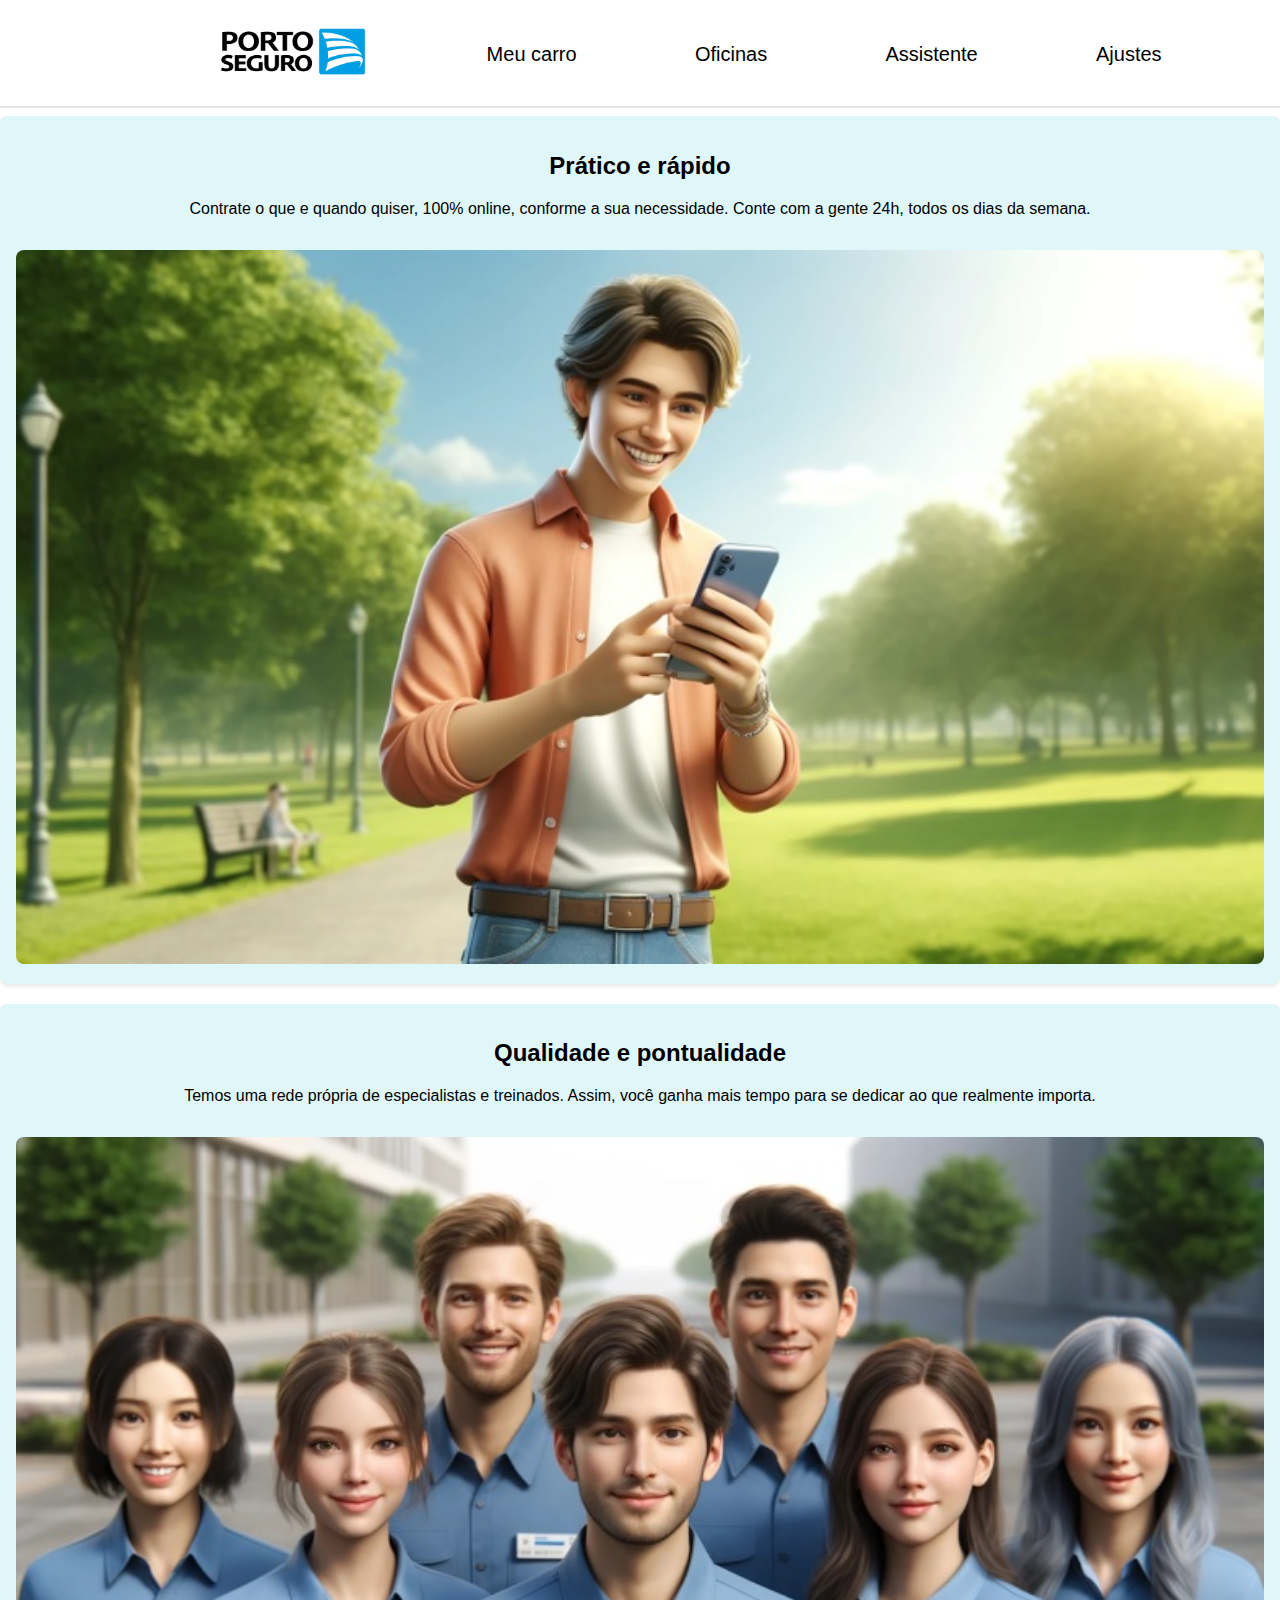
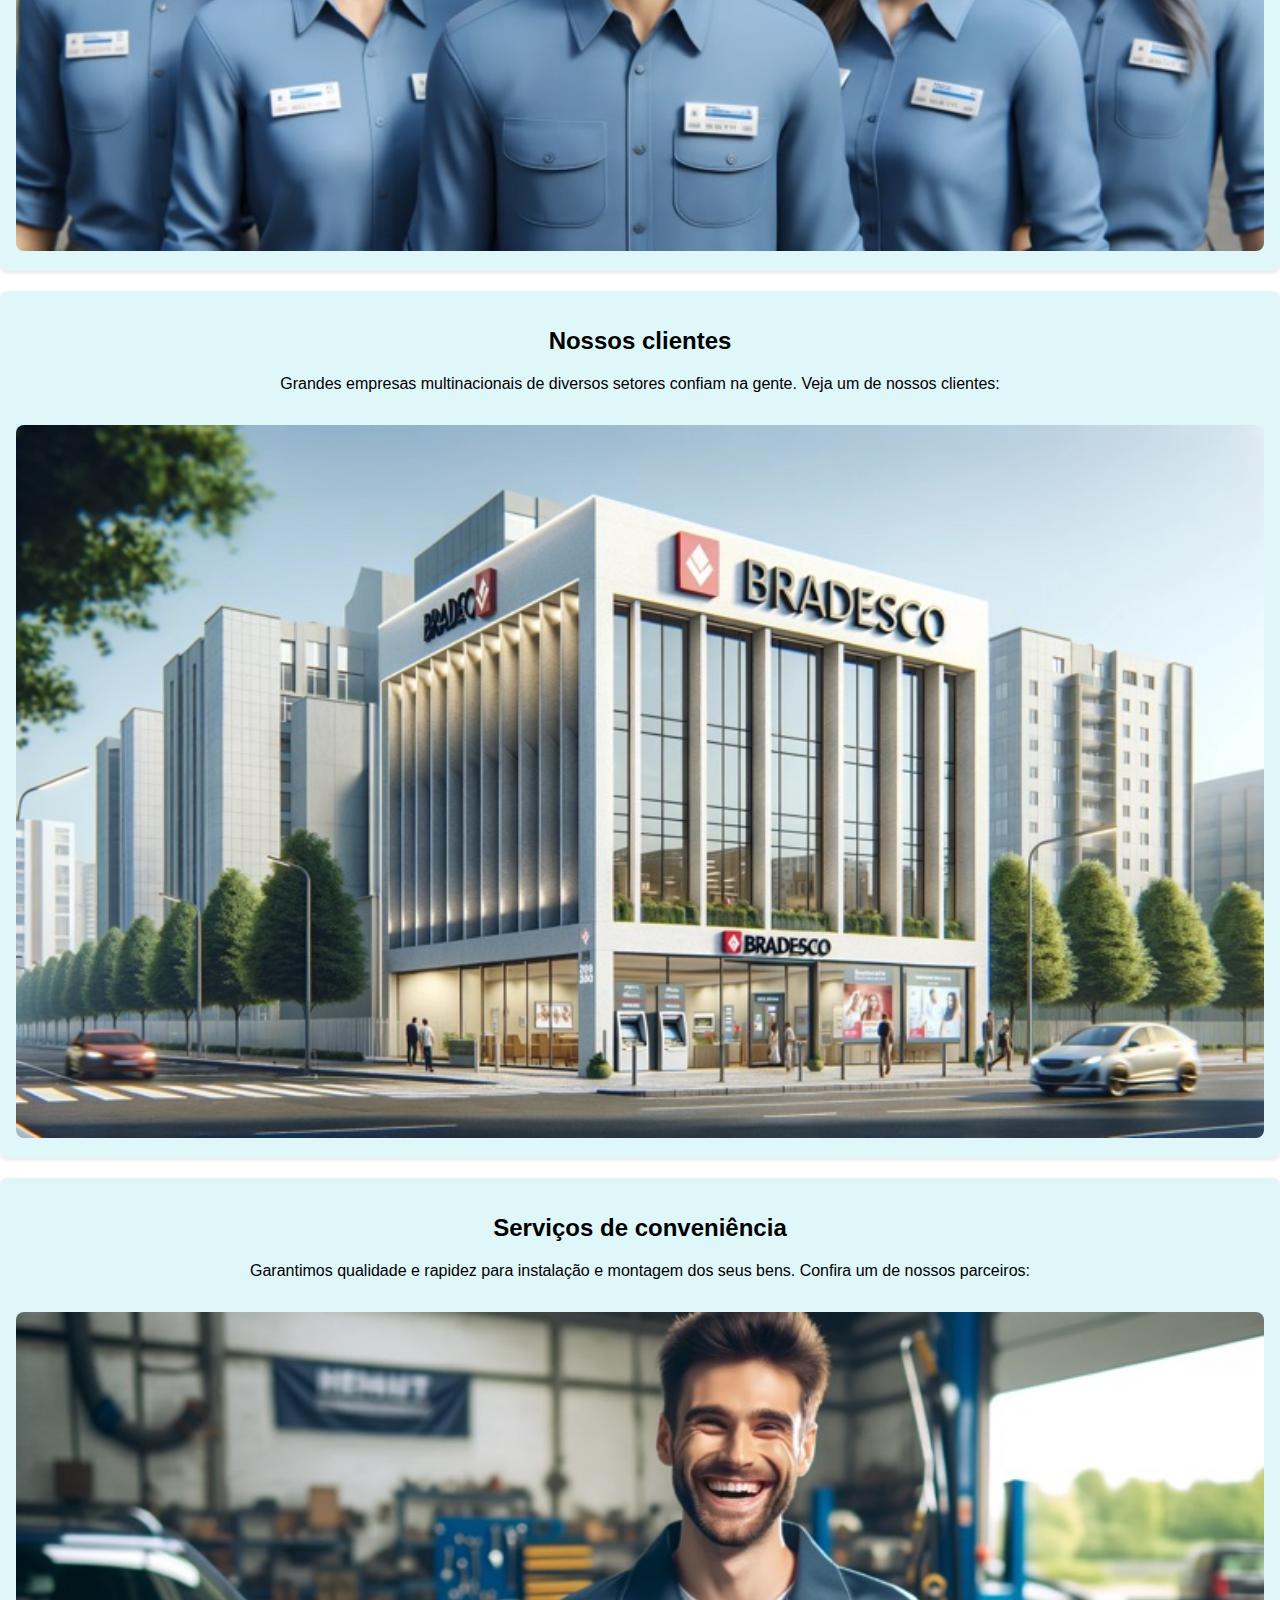
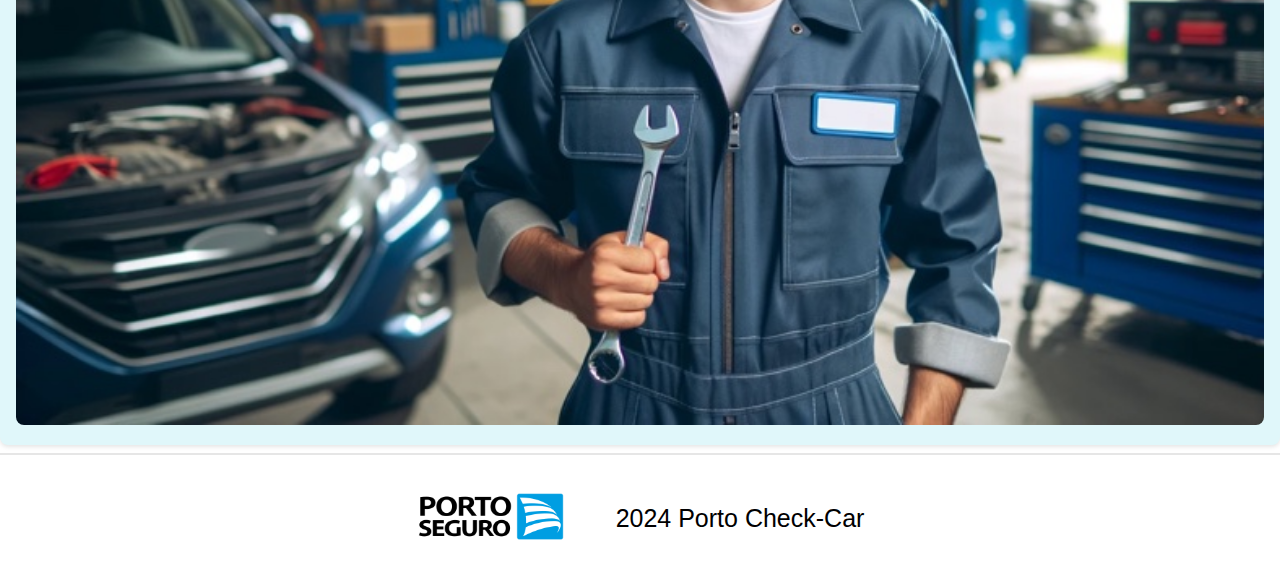
<file: index.html>
<!DOCTYPE html>
<html lang="pt-BR">
<head>
    <meta charset="UTF-8">
    <meta name="viewport" content="width=device-width, initial-scale=1.0">
    <title>index</title>
    <link rel="stylesheet" href="assets/css/TelaInicial_styles.css">
</head>
<body>
    <nav>
        <header class="logo">
            <a href="index.html"><img src="assets/img/portoseguro.png" alt="Porto Seguro"></a> 
        </header>
        <a href="MeuCarro.html">Meu carro</a>
        <a href="oficinas.html">Oficinas</a>
        <a href="assistente.html">Assistente</a>
        <a href="ajustes.html">Ajustes</a>
    </nav>
    <hr id="linha">
    <div class="container">
        <div class="card">
            <h2>Prático e rápido</h2>
            <p>Contrate o que e quando quiser, 100% online, conforme a sua necessidade. Conte com a gente 24h, todos os dias da semana.</p>
            <img src="assets/img/pessoafeliz.png">
        </div>
        <div class="card">
            <h2>Qualidade e pontualidade</h2>
            <p>Temos uma rede própria de especialistas e treinados. Assim, você ganha mais tempo para se dedicar ao que realmente importa.</p>
            <img src="assets/img/equipe.png">
        </div>
        <div class="card">
            <h2>Nossos clientes</h2>
            <p>Grandes empresas multinacionais de diversos setores confiam na gente. Veja um de nossos clientes:</p>
            <div class="logos">
                <img src="assets/img/bradesco.png">
            </div>
        </div>
        <div class="card wide">
            <h2>Serviços de conveniência</h2>
            <p>Garantimos qualidade e rapidez para instalação e montagem dos seus bens. Confira um de nossos parceiros:</p>
            <img src="assets/img/mechanic.png">
        </div>
    </div>
    <hr id="linha">
    <footer>
        <a href="index.html"><img src="assets/img/portoseguro.png" alt="Porto Seguro"></a> 
        <p>2024 Porto Check-Car</p>
    </footer>
</body>
</html>
</file>
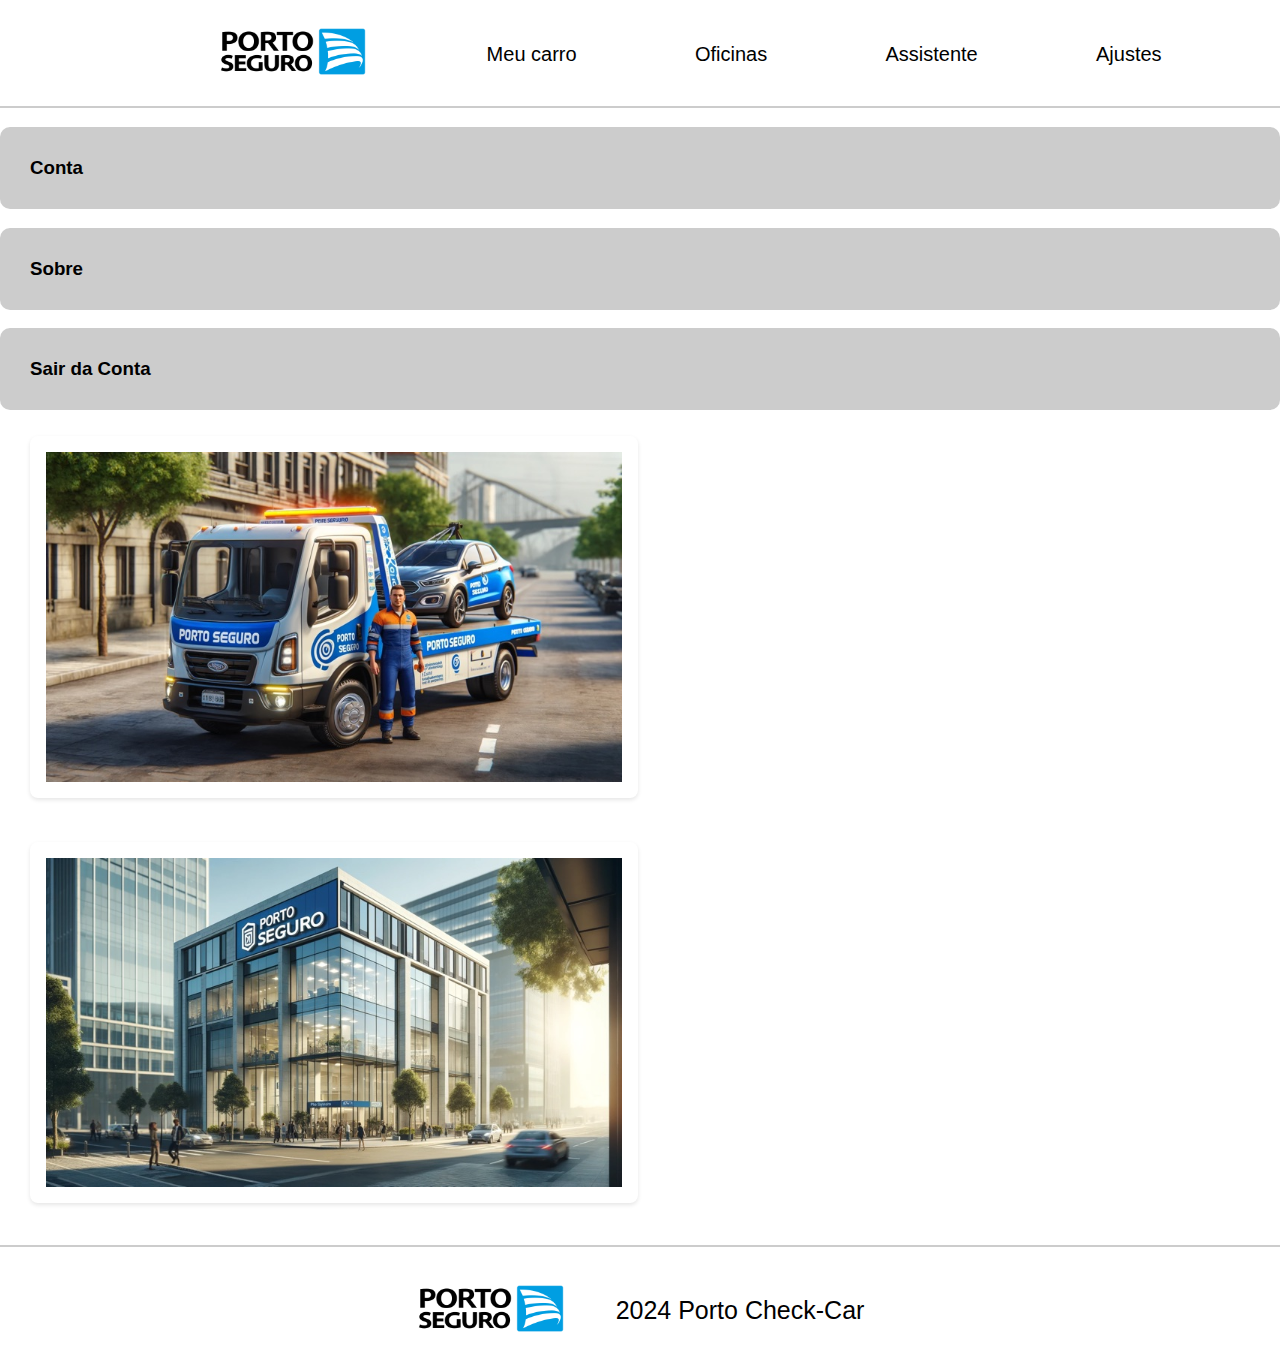
<file: ajustes.html>
<!DOCTYPE html>
<html lang="pt-BR">
<head>
    <meta charset="UTF-8">
    <meta name="viewport" content="width=device-width, initial-scale=1.0">
    <title>Ajustes</title>
    <link rel="stylesheet" href="assets/css/ajustes_styles.css">
</head>
<body>
    <nav>
        <header class="logo">
            <a href="index.html"><img src="assets/img/portoseguro.png" alt="Porto Seguro"></a> 
        </header>
        <a href="MeuCarro.html">Meu carro</a>
        <a href="oficinas.html">Oficinas</a>
        <a href="assistente.html">Assistente</a>
        <a href="ajustes.html">Ajustes</a>
    </nav>
    <hr id="linha">
    <div class="message-content">
       <a href="perfil.html"><h3>Conta</h3></a> 
       <a href="index.html"><h3>Sobre</h3></a> 
       <a href="login.html"><h3>Sair da Conta</h3></a> 
    </div>
    <div class="imagens">
        <img src="assets/img/guincho.jpeg" alt="guincho">
        <img src="assets/img/predioporto.jpeg" alt="predioporto">
    </div>
    <hr id="linha">
    <footer>
        <a href="index.html"><img src="assets/img/portoseguro.png" alt="Porto Seguro"></a> 
        <p>2024 Porto Check-Car</p>
    </footer>
</body>
</html>
</file>
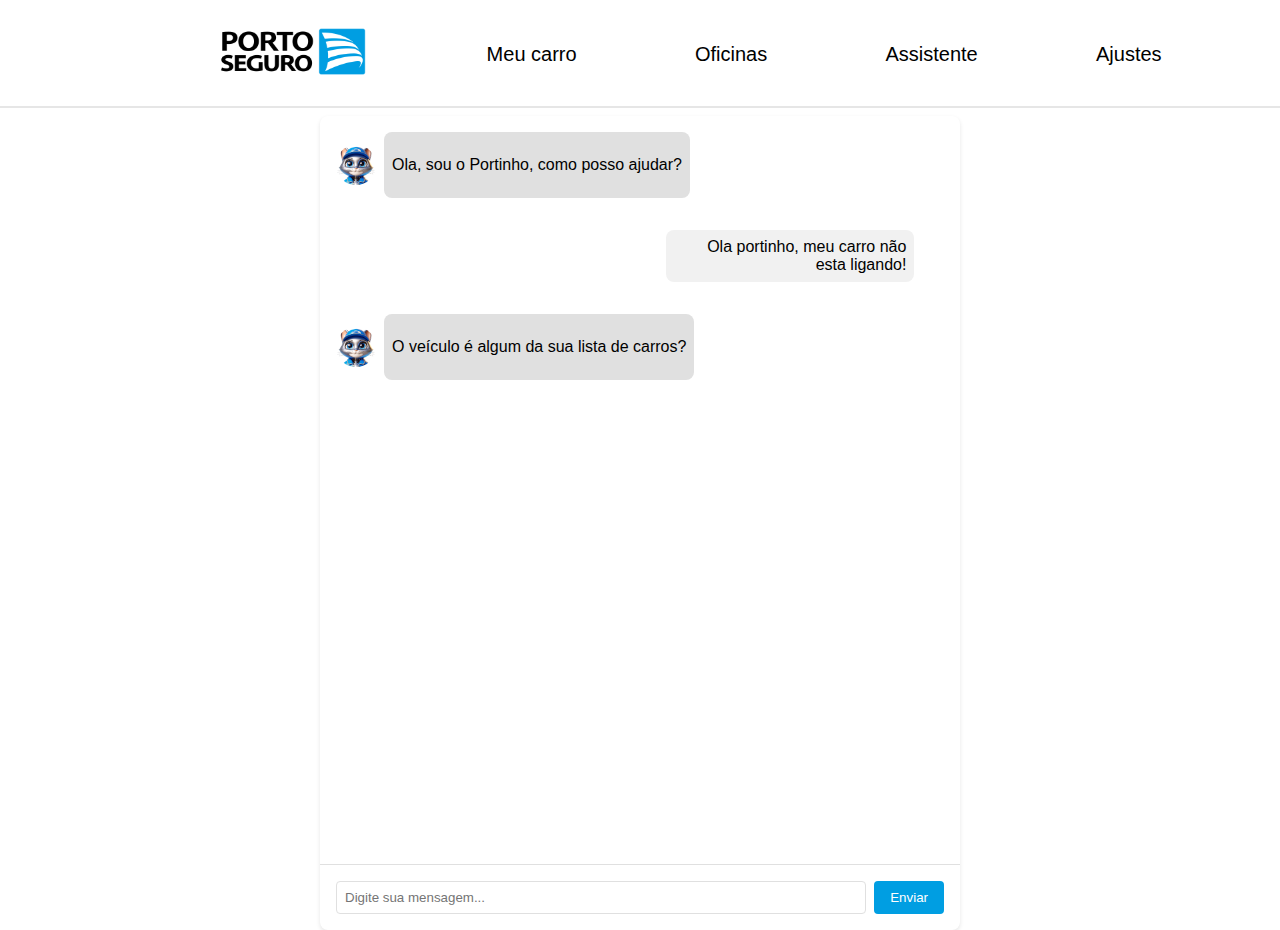
<file: assistente.html>
<!DOCTYPE html>
<html lang="pt-BR">
<head>
    <meta charset="UTF-8">
    <meta name="viewport" content="width=device-width, initial-scale=1.0">
    <title>Assistente</title>
    <link rel="stylesheet" href="assets/css/assistentes_styles.css">
</head>
<body>
    <nav>
        <header class="logo">
            <a href="index.html"><img src="assets/img/portoseguro.png" alt="Porto Seguro"></a> 
        </header>
        <a href="MeuCarro.html">Meu carro</a>
        <a href="oficinas.html">Oficinas</a>
        <a href="assistente.html">Assistente</a>
        <a href="ajustes.html">Ajustes</a>
    </nav>
    <hr id="linha">
    <div class="chat-container">
        <div class="chat-box">
            <div class="message bot-message">
                <img src="assets/img/portinho.png" alt="Bot Avatar" class="avatar">
                <div class="message-content">
                    <p>Ola, sou o Portinho, como posso ajudar?</p>
                </div>
            </div>
            <div class="message user-message">
                <div class="message-content">
                    <p>Ola portinho, meu carro não esta ligando!</p>
                </div>
            </div>
            <div class="message bot-message">
                <img src="assets/img/portinho.png" alt="Bot Avatar" class="avatar">
                <div class="message-content">
                    <p>O veículo é algum da sua lista de carros?</p>
                </div>
            </div>
        </div>
        <div class="chat-input">
            <input type="text" placeholder="Digite sua mensagem...">
            <button>Enviar</button>
        </div>
    </div>    
    </body>
</html>
</file>
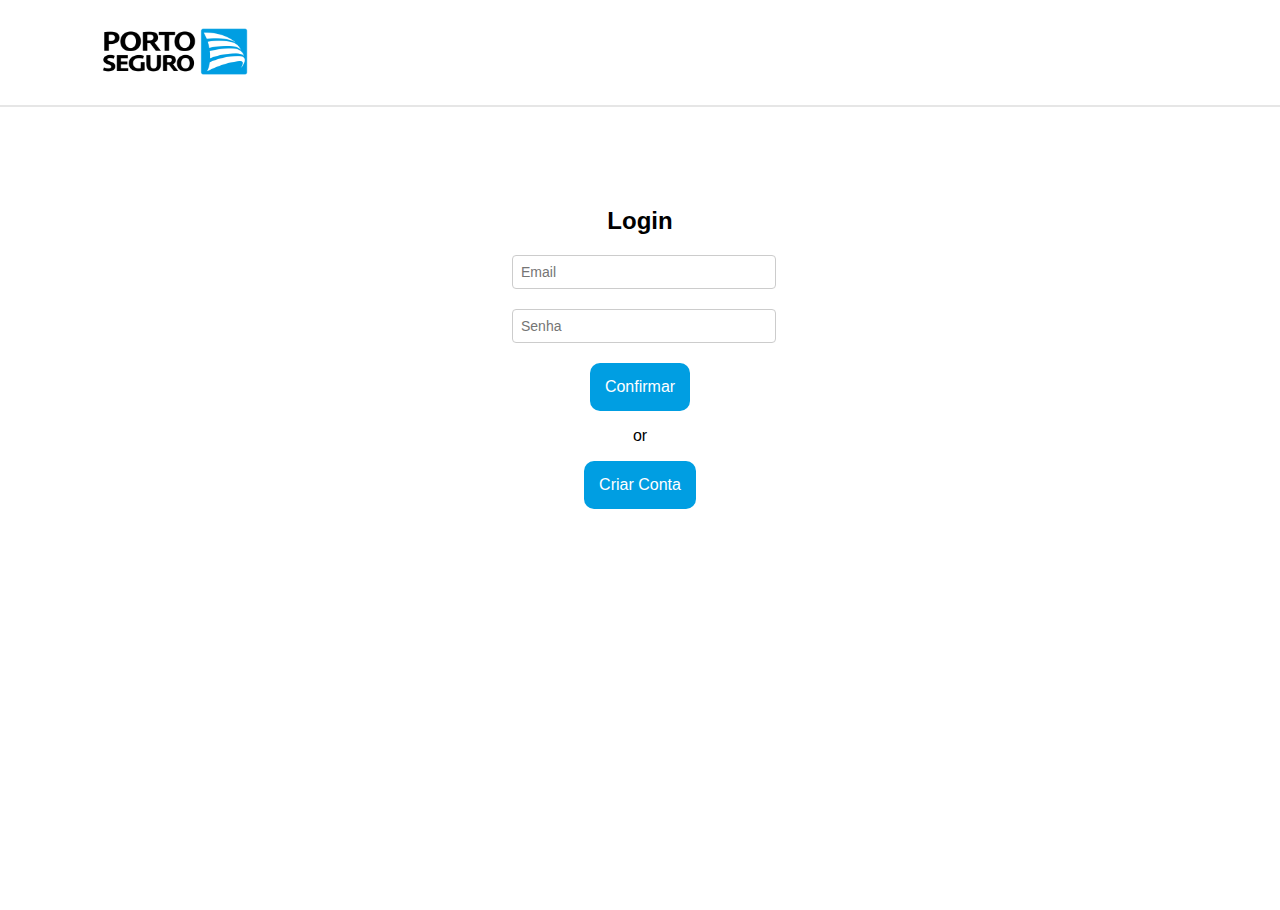
<file: login.html>
<!DOCTYPE html>
<html lang="pt-BR">
<head>
    <meta charset="UTF-8">
    <meta name="viewport" content="width=device-width, initial-scale=1.0">
    <link rel="stylesheet" href="assets/css/login_styles.css">
    <title>Login</title>
</head>
<body>
    <nav>
        <header class="logo">
            <a href="index.html"><img src="assets/img/portoseguro.png" alt="Porto Seguro"></a> 
        </header>
        <hr id="linha">
    </nav>
    <div class="container">
        <h1>Login</h1>
        <form>
            <div class="form-group">
                <input type="email" id="email" name="email" placeholder="Email" required>
            </div>
            <div class="form-group">
                <input type="password" id="password" name="password" placeholder="Senha" required>
            </div>
            <a href="index.html"><button type="submit" class="btn-submit">Confirmar</button></a>
            <br>
            <p>or</p>
        </form>
        <a href="regsiter.html"><button class="btn-create">Criar Conta</button></a>
    </div>
</body>
</html>
</file>
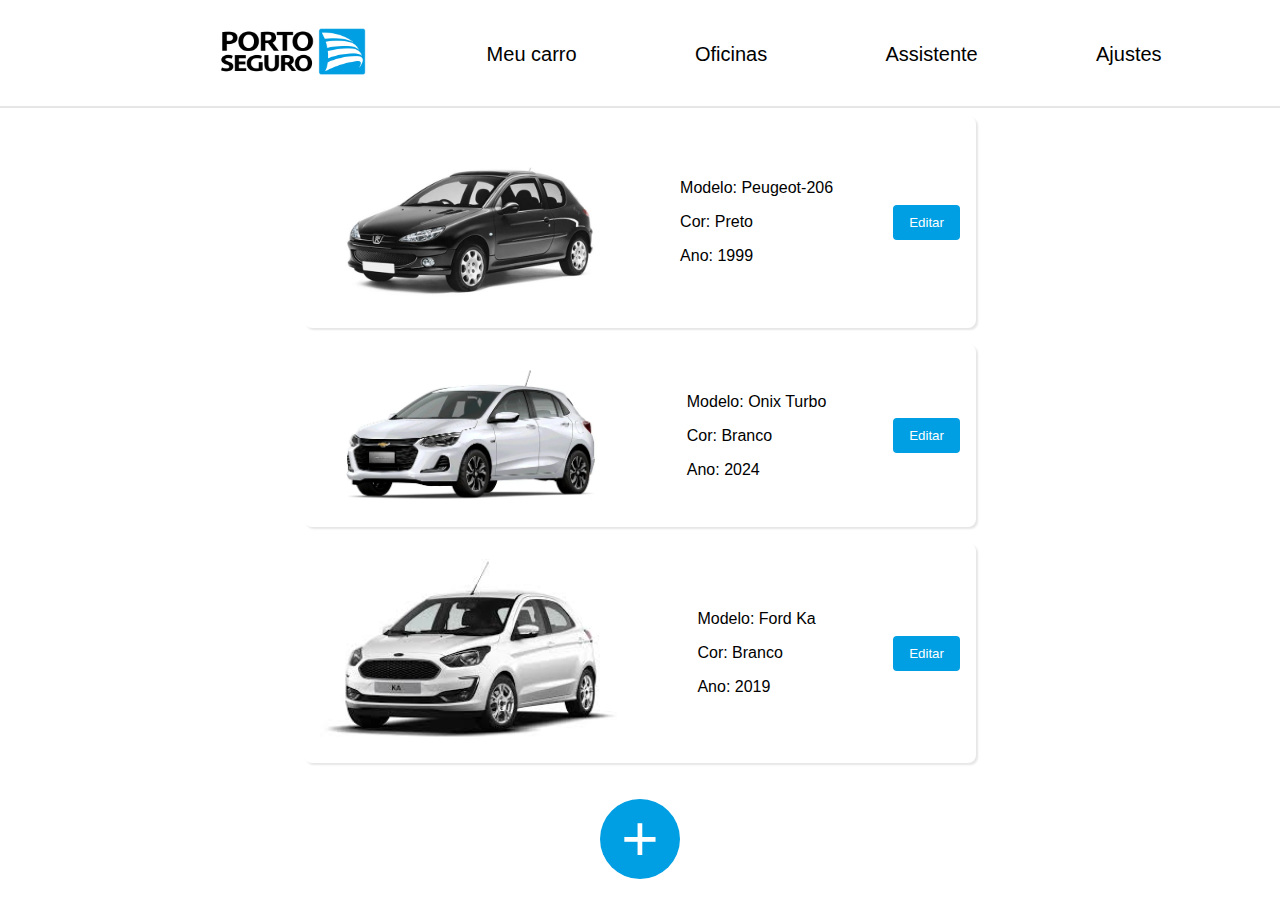
<file: MeuCarro.html>
<!DOCTYPE html>
<html lang="pt-BR">
<head>
    <meta charset="UTF-8">
    <meta name="viewport" content="width=device-width, initial-scale=1.0">
    <title>Meu Carro</title>
    <link rel="stylesheet" href="assets/css/MeuCarro_styles.css">
</head>
<body>
    <nav>
        <header class="logo">
            <a href="index.html"><img src="assets/img/portoseguro.png" alt="Porto Seguro"></a> 
        </header>
        <a href="MeuCarro.html">Meu carro</a>
        <a href="oficinas.html">Oficinas</a>
        <a href="assistente.html">Assistente</a>
        <a href="ajustes.html">Ajustes</a>
    </nav>
    <hr id="linha">
    <div class="car-selection">
        <div class="car-card">
            <img id="peugeot" class="car" src="assets/img/Peugeot-206.jpg" width="300">
            <div class="car-details">
                <p>Modelo: Peugeot-206</p>
                <p>Cor: Preto</p>
                <p>Ano: 1999</p>
            </div>
            <a href="EditarCarro.html"><button>Editar</button></a>
        </div>
        <div class="car-card">
            <img id="onix" class="car" src="assets/img/onix.webp" alt="Onix" width="300">
            <div class="car-details">
                <p>Modelo: Onix Turbo</p>
                <p>Cor: Branco</p>
                <p>Ano: 2024</p>
            </div>
            <a href="EditarCarro.html"><button>Editar</button></a>
        </div>
        <div class="car-card">
            <img id="ka" class="car" src="assets/img/ka.jpeg" alt="Red Car" width="300">
            <div class="car-details">
                <p>Modelo: Ford Ka</p>
                <p>Cor: Branco</p>
                <p>Ano: 2019</p>
            </div>
            <a href="EditarCarro.html"><button>Editar</button></a>
        </div>
        <div>
           <a href="MaisCarro.html"><button class="add-button">+</button></a>
        </div>
    </div>
</body>
</html>
</file>
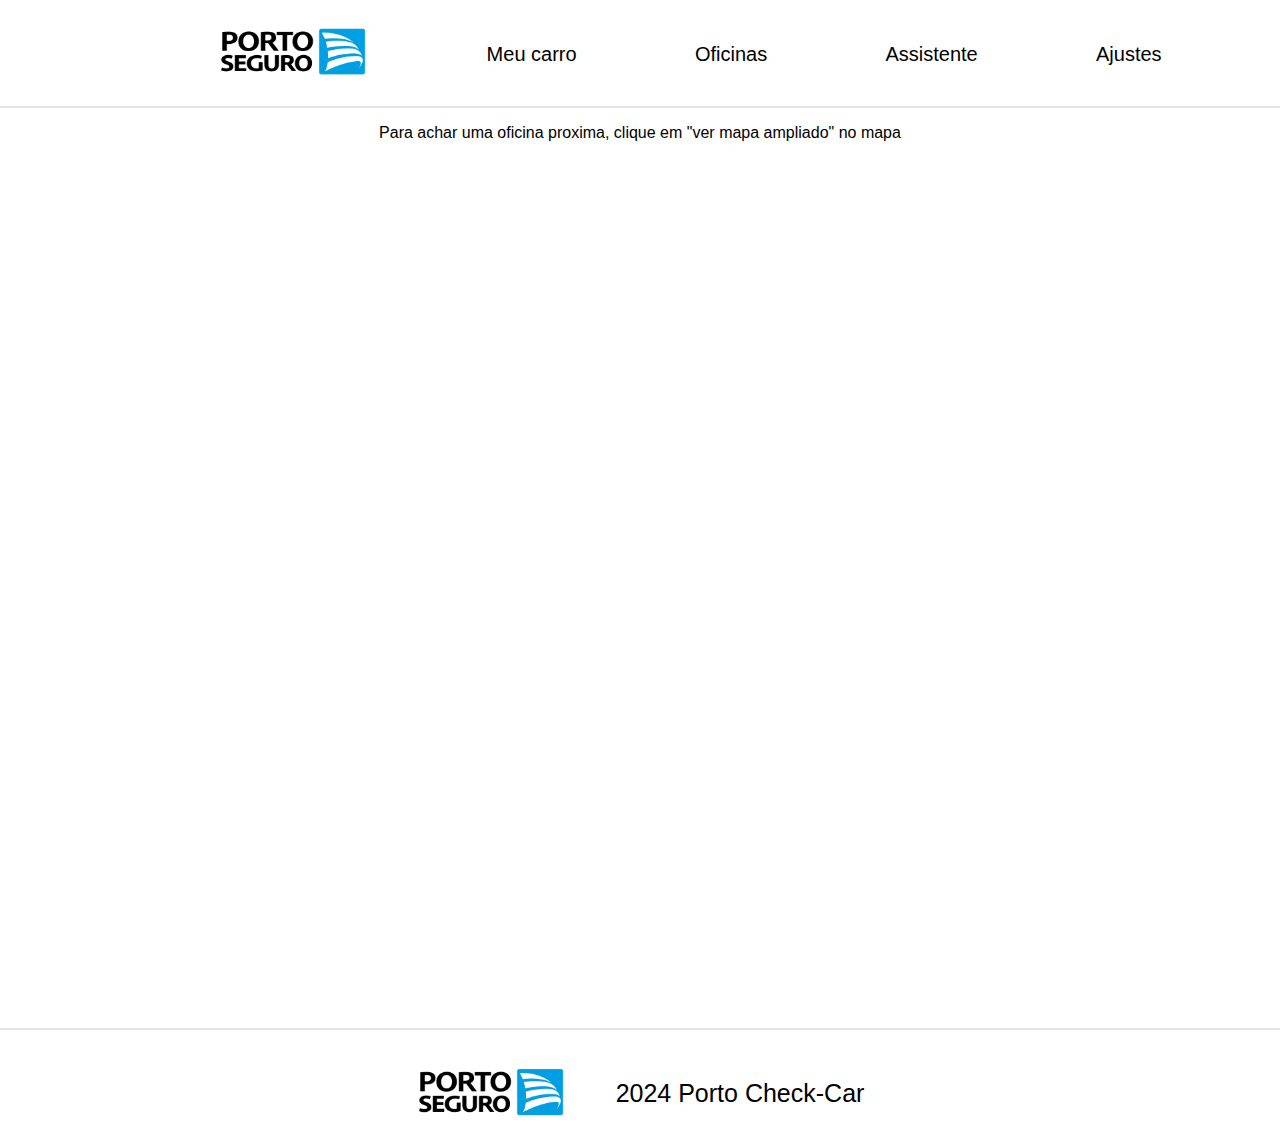
<file: oficinas.html>
<!DOCTYPE html>
<html lang="pt-BR">
<head>
    <meta charset="UTF-8">
    <meta name="viewport" content="width=device-width, initial-scale=1.0">
    <title>Oficinas</title>
    <link rel="stylesheet" href="assets/css/mapa_styles.css">
</head>
<body>
    <nav>
        <header class="logo">
            <a href="index.html"><img src="assets/img/portoseguro.png" alt="Porto Seguro"></a> 
        </header>
        <a href="MeuCarro.html">Meu carro</a>
        <a href="oficinas.html">Oficinas</a>
        <a href="assistente.html">Assistente</a>
        <a href="ajustes.html">Ajustes</a>
    </nav>
    <hr id="linha">
    <p id="escrita">Para achar uma oficina proxima, clique em "ver mapa ampliado" no mapa</p>
    <div class="mapBox">
        <iframe src="https://www.google.com/maps/embed?pb=!1m14!1m12!1m3!1d29256.370765680924!2d-46.62897080649695!3d-23.566778911053877!2m3!1f0!2f0!3f0!3m2!1i1024!2i768!4f13.1!5e0!3m2!1spt-BR!2sbr!4v1715862770959!5m2!1spt-BR!2sbr" width="100%" height="858px" style="border:0;" allowfullscreen="" loading="lazy" referrerpolicy="no-referrer-when-downgrade"></iframe>
    </div>
    <hr id="linha">
    <footer>
        <a href="index.html"><img src="assets/img/portoseguro.png" alt="Porto Seguro"></a> 
        <p>2024 Porto Check-Car</p>
    </footer>
</body>
</html>
</file>
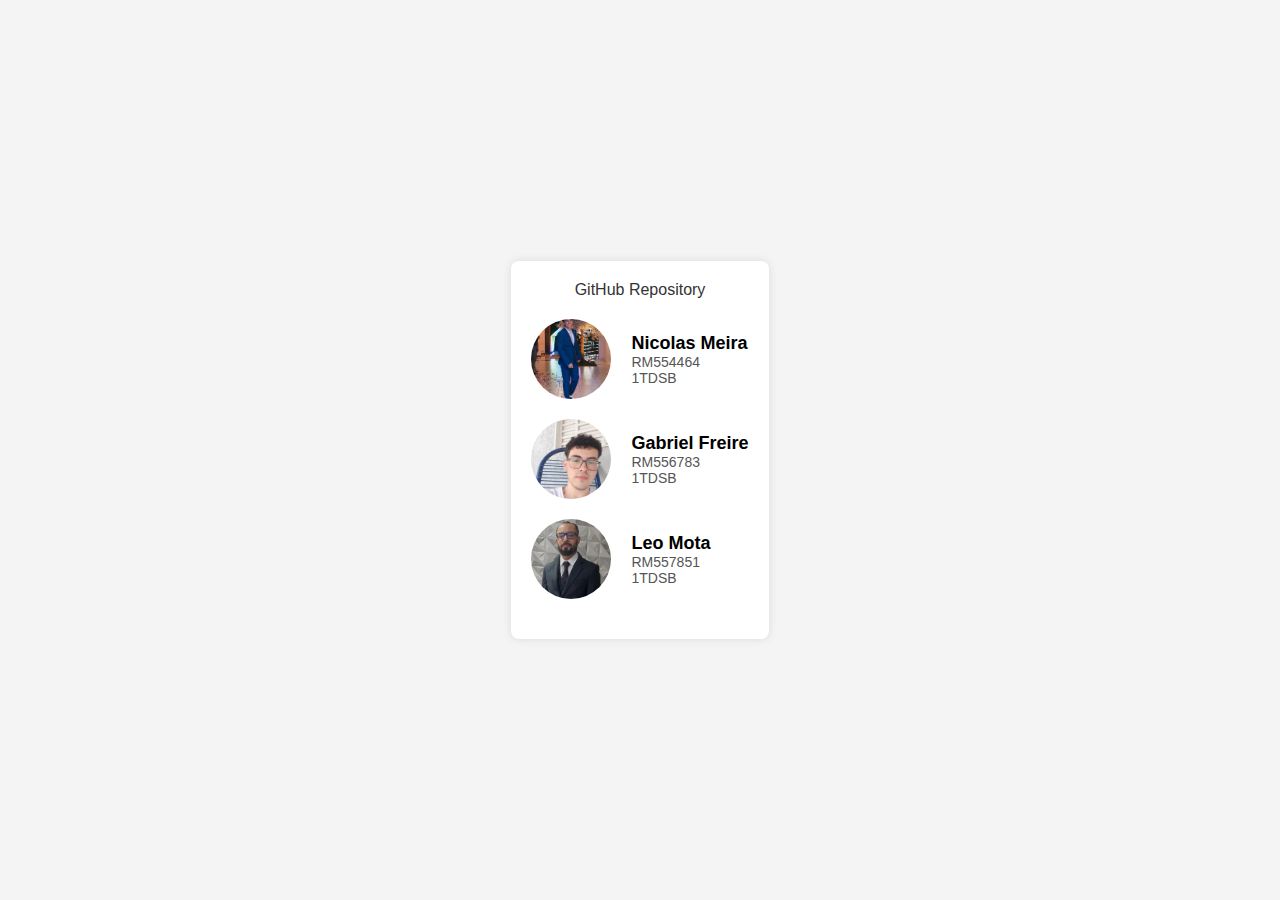
<file: participantes.html>
<!DOCTYPE html>
<html lang="en">
<head>
    <meta charset="UTF-8">
    <meta name="viewport" content="width=device-width, initial-scale=1.0">
    <title>Team Members</title>
    <link rel="stylesheet" href="assets/css/team_styles.css">
</head>
<body>
    <div class="container">
        <a href="https://github.com/gabrielmarcello/Sprint2-FrontEnd">GitHub Repository</a>
        
        <div class="member">
            <img src="assets/img/nicolas.jpeg" alt="Nicolas Meira">
            <div class="info">
                <p class="name">Nicolas Meira</p>
                <p class="id">RM554464</p>
                <p class="class">1TDSB</p>
            </div>
        </div>
        <div class="member">
            <img src="assets/img/gabs.jpeg" alt="Gabriel Freire">
            <div class="info">
                <p class="name">Gabriel Freire</p>
                <p class="id">RM556783</p>
                <p class="class">1TDSB</p>
            </div>
        </div>
        <div class="member">
            <img src="assets/img/leo.jpeg" alt="Leo Mota">
            <div class="info">
                <p class="name">Leo Mota</p>
                <p class="id">RM557851</p>
                <p class="class">1TDSB</p>
            </div>
        </div>
    </div>
</body>
</html>
</file>
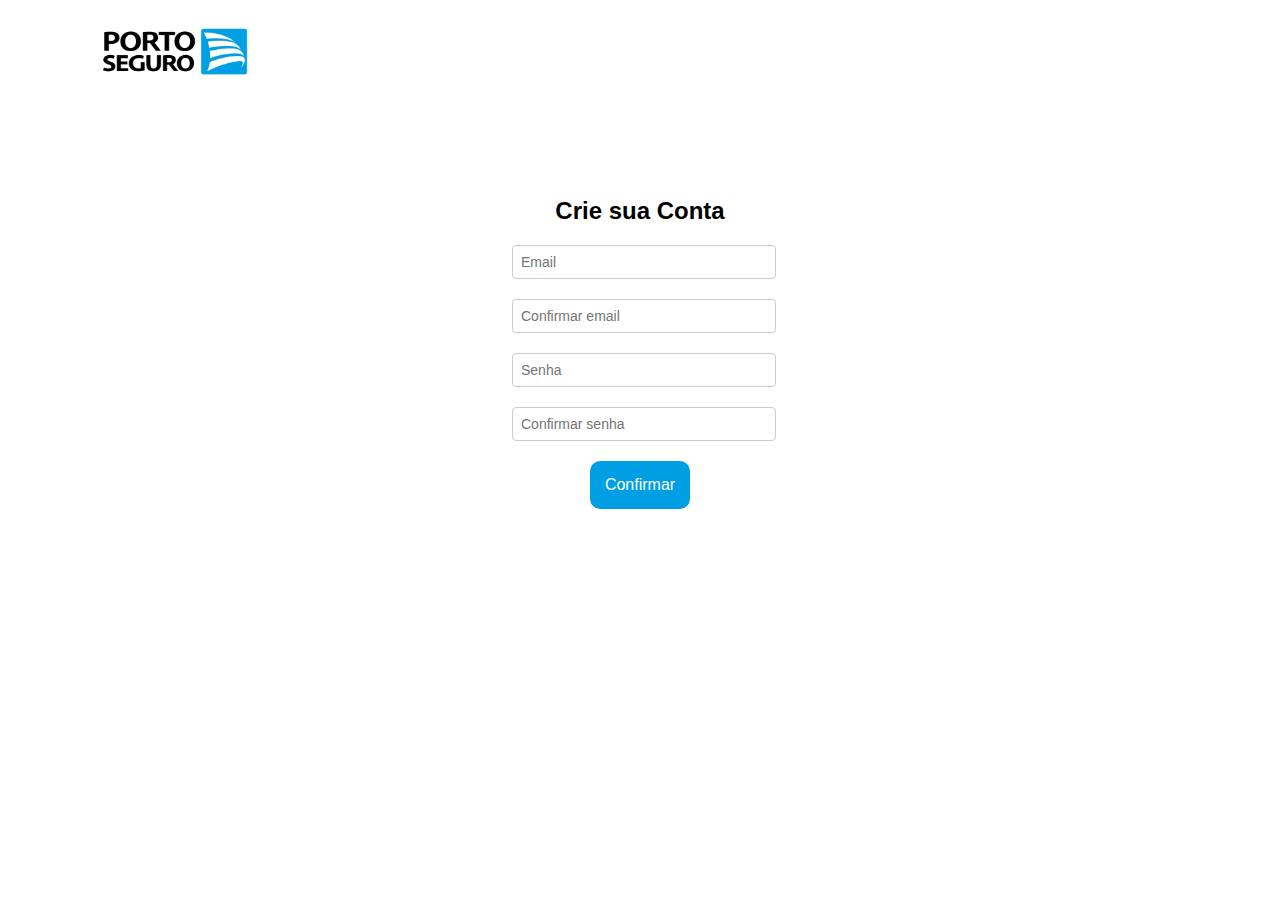
<file: regsiter.html>
<!DOCTYPE html>
<html lang="pt-BR">
<head>
    <meta charset="UTF-8">
    <meta name="viewport" content="width=device-width, initial-scale=1.0">
    <title>Register</title>
    <link rel="stylesheet" href="assets/css/register_styles.css">
</head>
<body>
    <nav>
        <header class="logo">
            <a href="index.html"><img src="assets/img/portoseguro.png" alt="Porto Seguro"></a> 
        </header>
    </nav>
    <div class="container">
        <h1>Crie sua Conta</h1>
        <form>
            <div class="form-group">
                <input type="email" id="email" name="email" placeholder="Email" required>
            </div>
            <div class="form-group">
                <input type="email" id="confirm-email" name="confirm-email" placeholder="Confirmar email" required>
            </div>
            <div class="form-group">
                <input type="password" id="password" name="password" placeholder="Senha" required>
            </div>
            <div class="form-group">
                <input type="password" id="confirm-password" placeholder="Confirmar senha" name="confirm-password" required>
            </div>
            <a href="login.html"><button type="submit" class="btn-submit">Confirmar</button></a>
        </form>
    </div>
</body>
</html>
</file>
<file: assets/css/TelaInicial_styles.css>
body {
    font-family: Arial, sans-serif;
    width: 100%;
    height: 100vh;
    margin: 0;
    background-color: white;
}

nav {
    display: flex;
    align-items: center;
    justify-content: space-evenly;
    width: 100%;
    margin-top: 10px;
}
nav a{
    font-size: 20px;
    color: black;
    text-decoration: none;
}
hr{
    border: 1px solid #E6E6E6;
}
.logo {
    margin-left: 100px;
}

.logo img {
    max-width: 150px;
}
.container {
    display: flex;
    align-items: center;
    justify-content: space-evenly;
    flex-wrap: wrap;
    gap: 20px;
    max-width: 100%;
}

.card {
    background-color: #e0f7fa;
    border-radius: 8px;
    box-shadow: 0 2px 4px rgba(0, 0, 0, 0.1);
    padding: 16px;
    flex: 1;
    min-width: 700px;
    text-align: center;
}


.card img {
    width: 100%;
    border-radius: 8px;
    margin-top: 16px;
}

footer{
    display: flex;
    align-items: center;
    justify-content:center;
    width: 100%;
    margin-top: 20px;
    margin-bottom: 20px;
}

footer p{
    font-size: 25px;
}

footer img{
    margin-right: 50px;
    max-width: 150px;
}



@media (max-width: 744px){
    .container {
        width: 100%;
    }   

    .logo {
        margin: 0;
    }

    .logo img{
        max-width: 100px;
    }

    nav {
        display: flex;
        width: 100%;
        text-align: center;
    }
    nav a{
        display: flex;
        align-items: center;
        font-size: 13px;
    }

    .card{
        min-width: 200px;
    }

    .card img{
        width: 100%;
    }   
    .card p{
        font-size: 15px;
    }
}
</file>
<file: assets/css/ajustes_styles.css>
body {
    font-family: Arial, sans-serif;
    width: 100%;
    height: 100vh;
    margin: 0;
    background-color: white;
}

nav {
    display: flex;
    align-items: center;
    justify-content: space-evenly;
    width: 100%;
    margin-top: 10px;
}
nav a{
    font-size: 20px;
    color: black;
    text-decoration: none;
}
hr{
    border: 1px solid #ccc;
}
.logo {
    margin-left: 100px;
}

.logo img {
    max-width: 150px;
}
.message-content a {
    color: black;
    text-decoration: double;
}
.message-content h3{
    background-color: #ccc;
    border-radius: 10px;
    padding: 30px;
    max-width: 100%;
    margin-bottom: 16px;
}

.imagens img{
    width: 45%;
    margin: 30px;
    margin-top: 10px;
    border-radius: 8px;
    box-shadow: 0 2px 4px rgba(0, 0, 0, 0.1);
    padding: 16px;
    flex: 1;
}
footer{
    display: flex;
    align-items: center;
    justify-content:center;
    width: 100%;
    margin-top: 20px;
    margin-bottom: 20px;
}

footer p{
    font-size: 25px;
}

footer img{
    margin-right: 50px;
    max-width: 150px;
}

@media (max-width: 810px){
    .container {
        width: 60%;
    }
    .btn-submit {
        width: 50%;
    }

    .logo {
        margin: 0;
    }

    .logo img{
        max-width: 100px;
    }

    nav {
        display: flex;
        width: 100%;
        text-align: center;
    }
    nav a{
        font-size: 15px;
    }
   .imagens img{
        width: 91%;
        margin: 0%;
        margin-top: 10px;
        padding: 16px;
        flex: 1;
    }
    
}
</file>
<file: assets/css/assistentes_styles.css>
body {
    font-family: Arial, sans-serif;
    width: 100%;
    height: 100vh;
    margin: 0;
    background-color: white;
}

nav {
    display: flex;
    align-items: center;
    justify-content: space-evenly;
    width: 100%;
    margin-top: 10px;
}
nav a{
    font-size: 20px;
    color: black;
    text-decoration: none;
}
hr{
    border: 1px solid #E6E6E6;
}
.logo {
    margin-left: 100px;
}

.logo img {
    max-width: 150px;
}

.chat-container {
    margin: auto;
    width: 50%;
    background-color: white;
    border-radius: 8px;
    box-shadow: 0 2px 4px rgba(0, 0, 0, 0.1);
}

.chat-box {
    width: 100%;
    height: 700px;
    padding: 16px;
    margin-bottom: 16px;
    overflow-y: auto;
    flex-grow: 1;
}

.message {
    text-align: right;
    display: flex;
    align-items: center;
    margin-bottom: 16px;
}

.bot-message .avatar {
    margin-right: 8px;
}

.user-message {
    flex-direction: row-reverse;
}

.user-message .message-content p {
    background-color: #f1f1f1;
    border-radius: 8px;
    padding: 8px;
    max-width: 75%;
}

.bot-message .message-content {
    background-color: #e0e0e0;
    border-radius: 8px;
    padding: 8px;
    max-width: 75%;
}

.avatar {
    width: 40px;
    height: 40px;
    border-radius: 50%;
}

.chat-input {
    display: flex;
    padding: 16px;
    border-top: 1px solid #e0e0e0;
}

.chat-input input {
    flex-grow: 1;
    padding: 8px;
    border: 1px solid #e0e0e0;
    border-radius: 4px;
    margin-right: 8px;
}

.chat-input button {
    background-color: #009EE2;
    color: white;
    border: none;
    border-radius: 4px;
    padding: 8px 16px;
    cursor: pointer;
}

.chat-input button:hover {
    background-color: #009EE2;
}


@media (max-width: 744px) {
    .container {
        width: 60%;
    }
    .btn-submit {
        width: 50%;
    }

    .logo {
        margin: 0;
    }

    .logo img{
        max-width: 100px;
    }

    nav {
        display: flex;
        width: 100%;
        text-align: center;
    }
    nav a{
        font-size: 15px;
    }
    .chat-container {
        width: 100%;
    }

}
</file>
<file: assets/css/login_styles.css>
body {
    font-family: Arial, sans-serif;
    width: 100%;
    height: 100vh;
    margin: 0;
    background-color: white;
}

nav {
    width: 100%;
    margin-top: 10px;
}
hr{
    border: 1px solid #E6E6E6;
}
.container {
    display: flex;
    flex-direction: column;
    justify-content: center;
    align-items: center;
    background-color: white;
    padding: 20px 40px;
    margin: auto;
    margin-top: 5%;
    border-radius: 8px;
    text-align: center;
    width: 20%;
}

.logo {
    margin-left: 100px;
}

.logo img {
    max-width: 150px;
}

form {
    width: 100%;
}

h1 {
    font-size: 24px;
    margin-bottom: 20px;
}

.form-group {
    margin-bottom: 15px;
    text-align: left;
    margin-bottom: 20px;
}

.form-group label {
    display: block;
    margin-bottom: 5px;
    font-weight: bold;
}

.form-group input {
    width: calc(100% - 10px);
    padding: 8px;
    font-size: 14px;
    border: 1px solid #ccc;
    border-radius: 4px;
}

.form-group input:focus {
    border-color: #009EE2;
    outline: none;
}

.btn-submit {
    background-color: #009EE2;
    color: white;
    border: none;
    padding: 15px 15px;
    border-radius: 10px;
    cursor: pointer;
    font-size: 16px;
}

.btn-create:hover {
    background-color: #0056b3;
}
.btn-create {
    background-color: #009EE2;
    color: white;
    border: none;
    padding: 15px 15px;
    border-radius: 10px;
    cursor: pointer;
    font-size: 16px;
}

.btn-create:hover:hover {
    background-color: #0056b3;
}


@media (min-width: 375px) and (max-width: 744px){
    .container {
        width: 60%;
    }
    .btn-submit {
        width: 50%;
    }
    .btn-create {
        width: 100%;
    }

    .logo {
        margin: 0;
    }

    nav {
        width: 100%;
        text-align: center;
    }
}
</file>
<file: assets/css/MeuCarro_styles.css>
body {
    font-family: Arial, sans-serif;
    width: 100%;
    height: 100vh;
    margin: 0;
    background-color: white;
}

nav {
    display: flex;
    align-items: center;
    justify-content: space-evenly;
    width: 100%;
    margin-top: 10px;
}
nav a{
    font-size: 20px;
    color: black;
    text-decoration: none;
}
hr{
    border: 1px solid #E6E6E6;
}
.logo {
    margin-left: 100px;
}

.logo img {
    max-width: 150px;
}

.car-selection {
    display: flex;
    justify-content: center;
    align-items: center;
    flex-direction: column;
    width: 100%;
}

.car-card {
    background-color: white;
    border-radius: 8px;
    box-shadow: 2px 2px 2px rgba(0, 0, 0, 0.1);
    display: flex;
    align-items: center;
    justify-content: space-between;
    width: 50%;
    padding: 16px;
    margin-bottom: 16px;
}
#car-details{
    display: flex;
    justify-content: center;
    align-items: center;
}
.add-button{
    border-radius: 100%;
    width: 80px;
    height: 80px;
    font-size: 64px;
    margin-top: 20px;
    padding: 0;
}


button {
    background-color: #009EE2;
    color: white;
    border: none;
    border-radius: 4px;
    padding: 10px 16px;
    cursor: pointer;
}

button:hover {
    background-color: #009EE2;
}
@media (max-width: 744px){
    .container {
        width: 60%;
    }
    .btn-submit {
        width: 50%;
    }

    .logo {
        margin: 0;
    }

    .logo img{
        max-width: 100px;
    }

    nav {
        display: flex;
        width: 100%;
        text-align: center;
    }
    nav a{
        font-size: 15px;
    }

    .car-card {
        background-color: white;
        border-radius: 8px;
        box-shadow: 2px 2px 2px rgba(0, 0, 0, 0.1);
        display: flex;
        align-items: center;
        justify-content: space-between;
        width: 80%;
        padding: 6px;
        margin-bottom: 6px;
    }

    button {
        background-color: #009EE2;
        color: white;
        border: none;
        border-radius: 4px;
        padding: 8px 10px;
        cursor: pointer;
    }
    
    button:hover {
        background-color: #009EE2;
    }
}

@media (max-width: 790px) {
    .car-card {
        background-color: white;
        border-radius: 8px;
        box-shadow: 2px 2px 2px rgba(0, 0, 0, 0.1);
        display: flex;
        align-items: center;
        justify-content: space-between;
        width: 80%;
        padding: 6px;
        margin-bottom: 6px;
    }

    .car {
        width: 150px;
    }

    .car-details p {
        font-size: 12px;
    }
    button {
        background-color: #009EE2;
        color: white;
        border: none;
        border-radius: 4px;
        padding: 8px 10px;
        cursor: pointer;
    }
    .add-button{
        border-radius: 100%;
        width: 50px;
        height: 50px;
        font-size: 40px;
        margin-top: 10px;
        padding: 0;
    }
    
}
</file>
<file: assets/css/mapa_styles.css>
body {
    font-family: Arial, sans-serif;
    width: 100%;
    height: 100vh;
    margin: 0;
    background-color: white;
}

nav {
    display: flex;
    align-items: center;
    justify-content: space-evenly;
    width: 100%;
    margin-top: 10px;
}
nav a{
    font-size: 20px;
    color: black;
    text-decoration: none;
}
hr{
    border: 1px solid #E6E6E6;
}
.logo {
    margin-left: 100px;
}

.logo img {
    max-width: 150px;
}
.mapBox{
    position: relative;
    width: 100%;
}

#escrita{
    text-align: center;
}

footer{
    display: flex;
    align-items: center;
    justify-content:center;
    width: 100%;
    margin-top: 20px;
    margin-bottom: 20px;
}

footer p{
    font-size: 25px;
}

footer img{
    margin-right: 50px;
    max-width: 150px;
}

@media (max-width: 744px){
    .container {
        width: 60%;
    }
    .btn-submit {
        width: 50%;
    }

    .logo {
        margin: 0;
    }

    .logo img{
        max-width: 100px;
    }

    nav {
        display: flex;
        width: 100%;
        text-align: center;
    }
    nav a{
        font-size: 15px;
    }
    #escrita{
        font-size: 10px;
    }
}
</file>
<file: assets/css/team_styles.css>
body {
    font-family: Arial, sans-serif;
    background-color: #f4f4f4;
    display: flex;
    justify-content: center;
    align-items: center;
    height: 100vh;
    margin: 0;
 }
 .container {
    background-color: #fff;
    padding: 20px;
    border-radius: 8px;
    box-shadow: 0 0 10px rgba(0, 0, 0, 0.1);
    text-align: center;
 }
 a {
    display: block;
    margin-bottom: 20px;
    color: #333;
    text-decoration: none;
    font-size: 16px;
 }
 .member {
    display: flex;
    align-items: center;
    margin-bottom: 20px;
 }
 .member img {
    border-radius: 50%;
    width: 80px;
    height: 80px;
    object-fit: cover;
    margin-right: 20px;
 }
 .info {
    text-align: left;
 }
 .name {
    font-size: 18px;
    font-weight: bold;
    margin: 0;
 }
 .id, .class {
    font-size: 14px;
    color: #555;
    margin: 0;
 }
</file>
<file: assets/css/register_styles.css>
body {
    font-family: Arial, sans-serif;
    width: 100%;
    height: 100vh;
    margin: 0;
    background-color: white;
}

nav {
    width: 100%;
    margin-top: 10px;
}
hr{
    border: 1px solid #E6E6E6;
}
.container {
    display: flex;
    flex-direction: column;
    justify-content: center;
    align-items: center;
    background-color: white;
    padding: 20px 40px;
    margin: auto;
    margin-top: 5%;
    border-radius: 8px;
    text-align: center;
    width: 20%;
}

.logo {
    margin-left: 100px;
}

.logo img {
    max-width: 150px;
}

form {
    width: 100%;
}

h1 {
    font-size: 24px;
    margin-bottom: 20px;
}

.form-group {
    margin-bottom: 15px;
    text-align: left;
    margin-bottom: 20px;
}

.form-group label {
    display: block;
    margin-bottom: 5px;
    font-weight: bold;
}

.form-group input {
    width: calc(100% - 10px);
    padding: 8px;
    font-size: 14px;
    border: 1px solid #ccc;
    border-radius: 4px;
}

.form-group input:focus {
    border-color: #009EE2;
    outline: none;
}

.btn-submit {
    background-color: #009EE2;
    color: white;
    border: none;
    padding: 15px 15px;
    border-radius: 10px;
    cursor: pointer;
    font-size: 16px;
}

.btn-submit:hover {
    background-color: #0056b3;
}


@media (min-width: 375px) and (max-width: 744px){
    .container {
        width: 60%;
    }
    .btn-submit {
        width: 50%;
    }

    .logo {
        margin: 0;
    }

    nav {
        width: 100%;
        text-align: center;
    }
}
</file>
